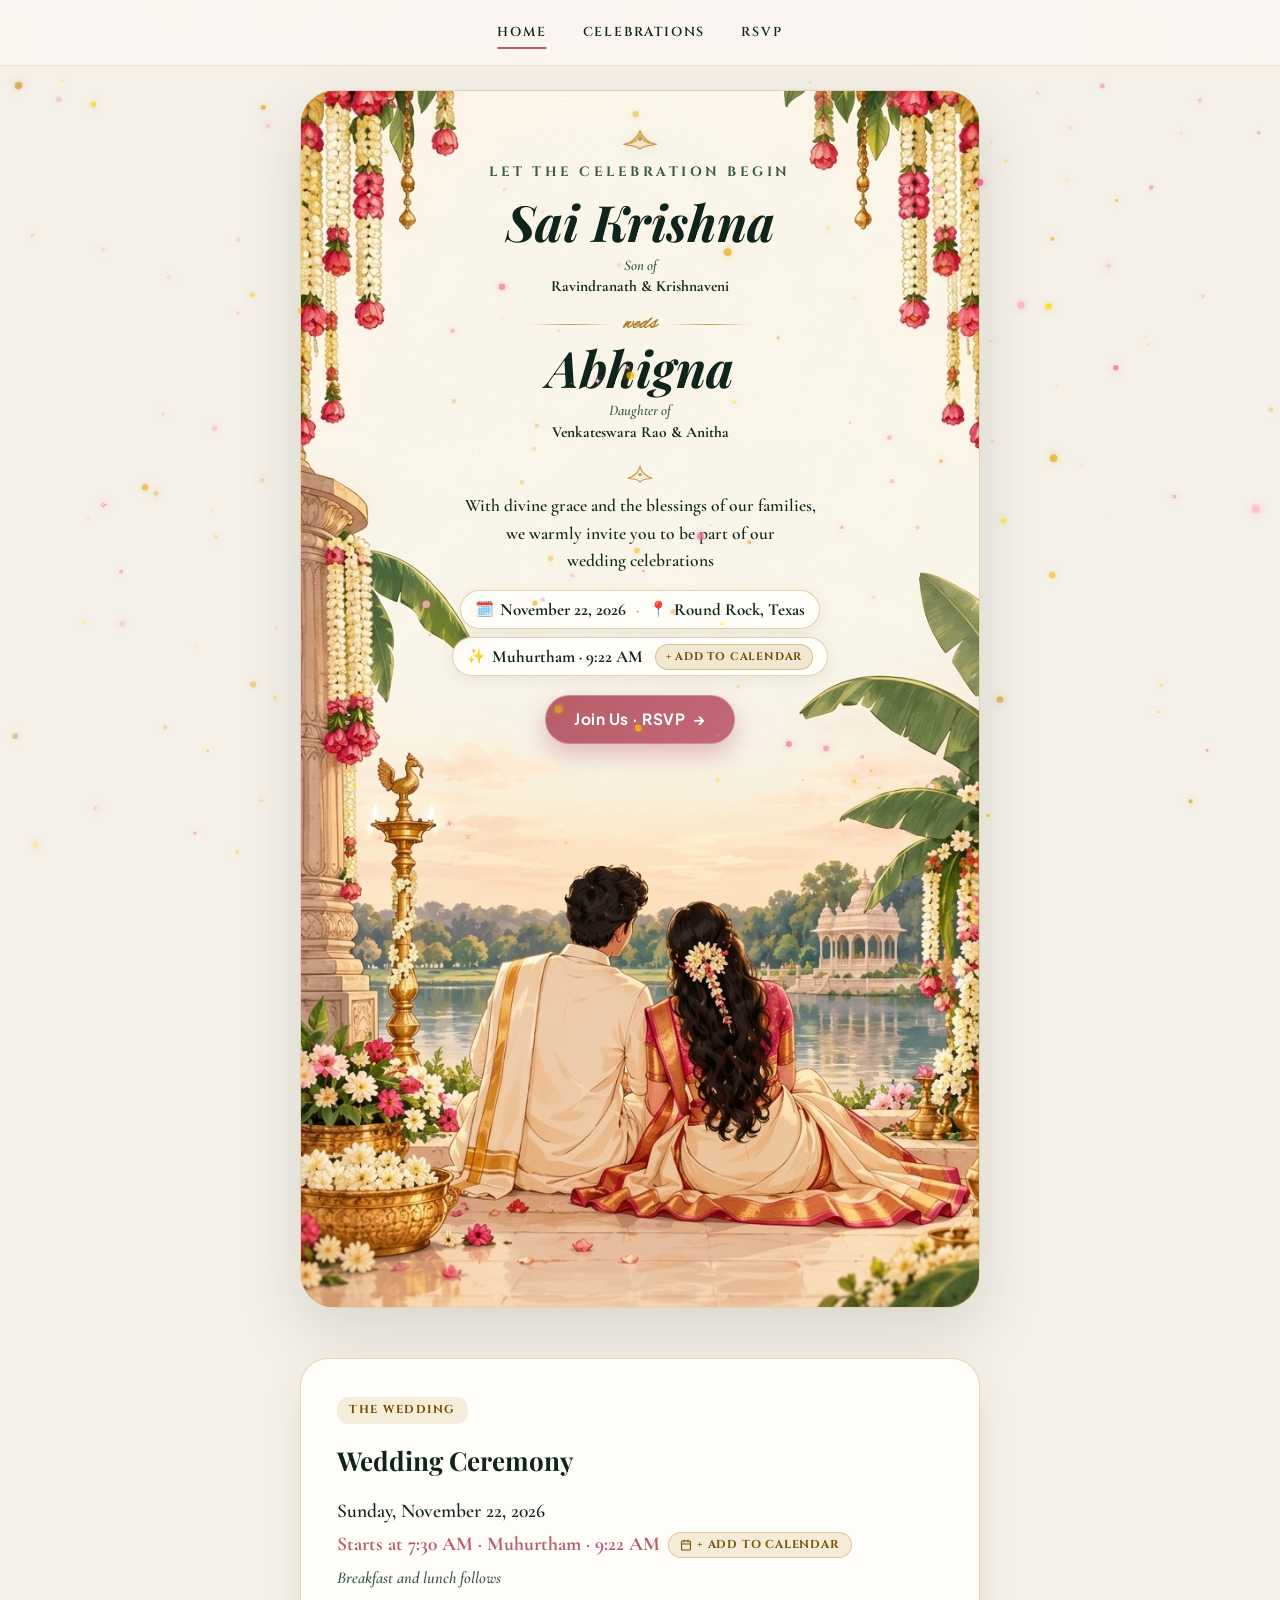
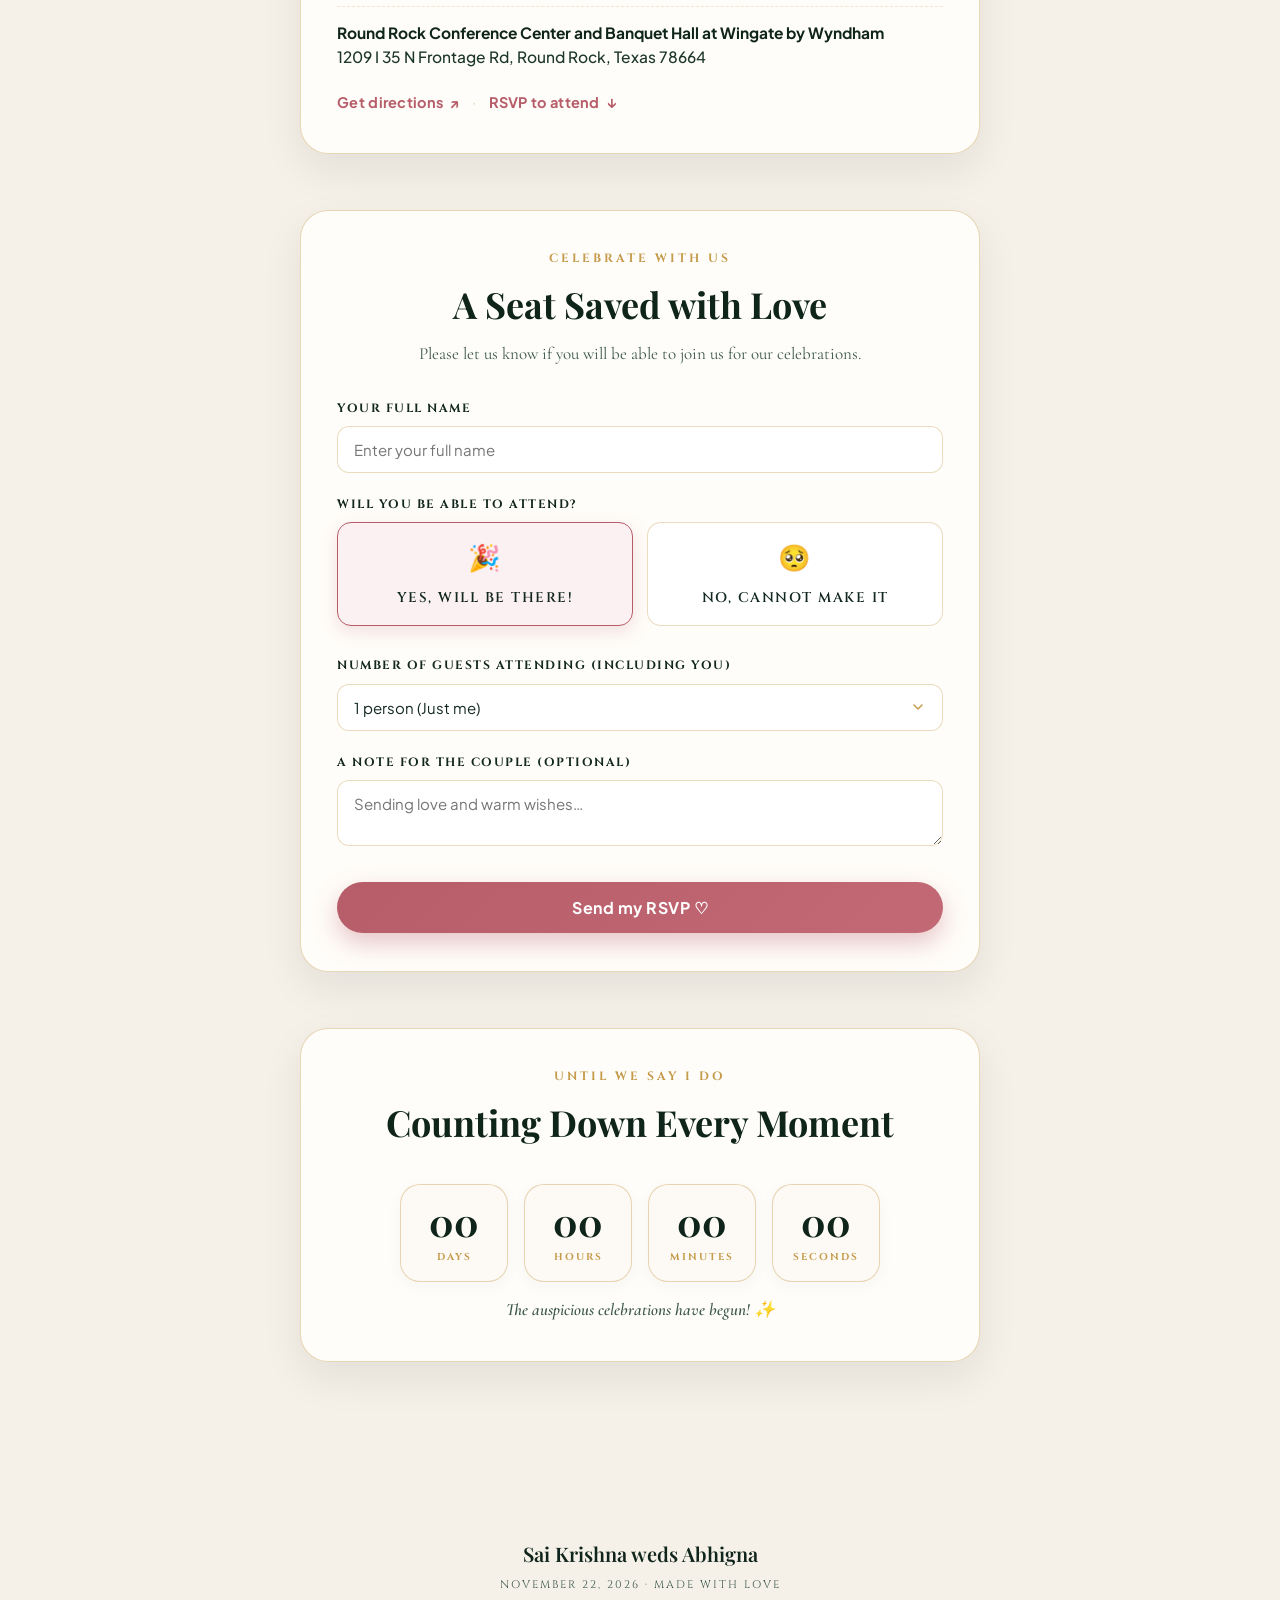
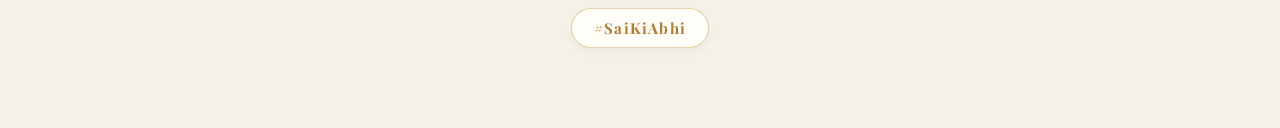
<file: index.html>
<!DOCTYPE html>
<html lang="en">
<head>
  <meta charset="UTF-8">
  <meta name="viewport" content="width=device-width, initial-scale=1.0">
  <meta http-equiv="Cache-Control" content="no-cache, no-store, must-revalidate">
  <meta http-equiv="Pragma" content="no-cache">
  <meta http-equiv="Expires" content="0">
  <title>Abhigna weds Sai Krishna · November 22, 2026</title>
  <meta name="description" content="Wedding celebration of Abhigna weds Sai Krishna on Sunday, November 22, 2026 at Round Rock, Texas.">
  <meta name="theme-color" content="#F5F0E8">

  <!-- Open Graph / Social Sharing Meta Tags -->
  <meta property="og:title" content="Abhigna weds Sai Krishna · November 22, 2026">
  <meta property="og:description" content="Together with their families, Sai Krishna weds Abhigna. We warmly invite you to celebrate our wedding on Sunday, November 22, 2026 at Round Rock, Texas.">
  <meta property="og:image" content="assets/hero-bg.jpg">
  <meta property="og:type" content="website">

  <!-- Google Fonts for Romantic Editorial Luxury Typography -->
  <link rel="preconnect" href="https://fonts.googleapis.com">
  <link rel="preconnect" href="https://fonts.gstatic.com" crossorigin>
  <link href="https://fonts.googleapis.com/css2?family=Alex+Brush&family=Cinzel:wght@500;600;700&family=Cormorant+Garamond:ital,wght@0,400;0,500;0,600;0,700;1,400;1,600&family=Playfair+Display:ital,wght@0,500;0,600;0,700;1,500;1,600&family=Plus+Jakarta+Sans:wght@400;500;600;700&display=swap" rel="stylesheet">

  <link rel="stylesheet" href="style.css?v=20261026-1">
</head>
<body>

  <!-- INTERACTIVE SUNLIT GOLD STARDUST (Touch & Cursor Repulsion) -->
  <canvas id="v2SparklesCanvas" class="v2-sparkles-canvas" aria-hidden="true"></canvas>

  <!-- STICKY TOP NAVIGATION -->
  <header class="v2-header">
    <nav class="v2-nav-container" aria-label="Wedding sections">
      <a href="#home" class="v2-nav-link active">Home</a>
      <a href="#celebrations" class="v2-nav-link">Celebrations</a>
      <a href="#rsvp" class="v2-nav-link">RSVP</a>
    </nav>
  </header>

  <main class="v2-main-wrapper">

    <!-- HERO SECTION (Scenic Floral Lakeside Card) -->
    <section id="home" class="v2-hero-card">
      <div class="v2-hero-content">

        <!-- Gold Lotus Top Motif -->
        <div class="v2-gold-crest" aria-hidden="true">
          <svg viewBox="0 0 40 24" width="38" height="23" fill="none" stroke="#C59B4B" stroke-width="1.4">
            <path d="M20 3 C17 10 12 15 4 17 C10 19 16 18 20 22 C24 18 30 19 36 17 C28 15 23 10 20 3 Z" fill="rgba(197, 155, 75, 0.12)"/>
            <path d="M20 7 C18 12 14 15 9 16 M20 7 C22 12 26 15 31 16"/>
            <circle cx="20" cy="11.5" r="1.5" fill="#C59B4B"/>
          </svg>
        </div>

        <!-- Eyebrow -->
        <p class="v2-eyebrow">LET THE CELEBRATION BEGIN</p>

        <!-- Groom Name -->
        <h1 class="v2-groom-name">Sai Krishna</h1>
        <p class="v2-parentage">
          <span class="label">Son of</span><br>
          <span class="names">Ravindranath &amp; Krishnaveni</span>
        </p>

        <!-- Elegant Weds Divider -->
        <div class="v2-amp-divider" aria-hidden="true">
          <span class="line"></span>
          <span class="amp" style="font-size: 20px; font-style: italic; letter-spacing: 0.05em; text-transform: lowercase;">weds</span>
          <span class="line"></span>
        </div>

        <!-- Bride Name -->
        <h2 class="v2-bride-name">Abhigna</h2>
        <p class="v2-parentage">
          <span class="label">Daughter of</span><br>
          <span class="names">Venkateswara Rao &amp; Anitha</span>
        </p>

        <!-- Auspicious Lotus Sub-Crest -->
        <div class="v2-sub-crest" aria-hidden="true">
          <svg viewBox="0 0 32 20" width="30" height="19" fill="none" stroke="#C59B4B" stroke-width="1.3">
            <path d="M16 2 C14 8 10 12 3 14 C8 15 13 14 16 18 C19 14 24 15 29 14 C22 12 18 8 16 2 Z" fill="rgba(197, 155, 75, 0.08)"/>
            <circle cx="16" cy="10" r="1.2" fill="#C59B4B"/>
          </svg>
        </div>

        <!-- Warm Invitation Message -->
        <p class="v2-invitation-text">
          With divine grace and the blessings of our families,<br class="v2-br-desktop">
          we warmly invite you to be part of our<br class="v2-br-desktop">
          wedding celebrations
        </p>

        <!-- Date, Venue & Muhurtham Metadata Badges -->
        <div class="v2-meta-row">
          <div class="v2-meta-badge">
            <span class="icon" aria-hidden="true">🗓️</span>
            <span><span class="v2-desktop-only">November</span><span class="v2-mobile-only">Nov</span> 22, 2026</span>
            <span class="v2-meta-sep" aria-hidden="true">·</span>
            <span class="icon" aria-hidden="true">📍</span>
            <span>Round Rock, <span class="v2-desktop-only">Texas</span><span class="v2-mobile-only">TX</span></span>
          </div>
          <div class="v2-meta-badge v2-meta-badge-muhurtham">
            <span class="icon" aria-hidden="true">✨</span>
            <span>Muhurtham · 9:22 AM</span>
            <a href="https://calendar.google.com/calendar/render?action=TEMPLATE&amp;text=Sai+Krishna+weds+Abhigna+Wedding&amp;dates=20261122T133000Z/20261122T200000Z&amp;ctz=America/Chicago&amp;details=Join+us+to+celebrate+the+wedding+of+Sai+Krishna+and+Abhigna+(7:30+AM+-+2:00+PM,+Muhurtham+at+9:22+AM).+Breakfast+and+lunch+follows.&amp;location=Round+Rock+Conference+Center+and+Banquet+Hall+at+Wingate+by+Wyndham,+1209+I+35+N+Frontage+Rd,+Round+Rock,+TX+78664" target="_blank" rel="noopener noreferrer" class="v2-cal-pill-hero" title="Add to Google Calendar">
              <span>+ Add to Calendar</span>
            </a>
          </div>
        </div>

        <!-- Primary Call to Action -->
        <div>
          <a href="#rsvp" class="v2-btn-rsvp">
            <span>Join Us · RSVP</span>
            <span class="arrow" aria-hidden="true">&rarr;</span>
          </a>
        </div>
      </div>
    </section>

    <!-- SECTION: CELEBRATIONS -->
    <section id="celebrations" class="v2-section">
      <div class="v2-section-card">


        <div class="v2-events-grid">

          <!-- EVENT 1: WEDDING -->
          <article class="v2-event-card">
            <span class="v2-event-badge">The Wedding</span>
            <h3 class="v2-event-title">Wedding Ceremony</h3>
            <div class="v2-event-time">
              Sunday, November 22, 2026<br>
              <div class="v2-muhurtham-line">
                <span class="time-hl">Starts at 7:30 AM · Muhurtham · 9:22 AM</span>
                <a href="https://calendar.google.com/calendar/render?action=TEMPLATE&amp;text=Sai+Krishna+weds+Abhigna+Wedding&amp;dates=20261122T133000Z/20261122T200000Z&amp;ctz=America/Chicago&amp;details=Join+us+to+celebrate+the+wedding+of+Sai+Krishna+and+Abhigna+(7:30+AM+-+2:00+PM,+Muhurtham+at+9:22+AM).+Breakfast+and+lunch+follows.&amp;location=Round+Rock+Conference+Center+and+Banquet+Hall+at+Wingate+by+Wyndham,+1209+I+35+N+Frontage+Rd,+Round+Rock,+TX+78664" target="_blank" rel="noopener noreferrer" class="v2-cal-pill" title="Add to Google Calendar">
                  <svg viewBox="0 0 24 24" width="12" height="12" fill="none" stroke="currentColor" stroke-width="2.2" stroke-linecap="round" stroke-linejoin="round" aria-hidden="true"><rect x="3" y="4" width="18" height="18" rx="2" ry="2"/><line x1="16" y1="2" x2="16" y2="6"/><line x1="8" y1="2" x2="8" y2="6"/><line x1="3" y1="10" x2="21" y2="10"/></svg>
                  <span>+ Add to Calendar</span>
                </a>
              </div>
              <span class="food-note">Breakfast and lunch follows</span>
            </div>
            <div class="v2-event-loc">
              <strong>Round Rock Conference Center and Banquet Hall at Wingate by Wyndham</strong><br>
              1209 I 35 N Frontage Rd, Round Rock, Texas 78664
            </div>
            <div class="v2-event-actions">
              <a href="https://maps.app.goo.gl/WfE8yPbkXVZMxpB6A" target="_blank" rel="noopener noreferrer" class="v2-btn-textlink">
                <span>Get directions</span> <span>↗</span>
              </a>
              <span style="color: var(--gold-border);">·</span>
              <a href="#rsvp" class="v2-btn-textlink">
                <span>RSVP to attend</span> <span>↓</span>
              </a>
            </div>
          </article>


        </div>
      </div>
    </section>



    <!-- SECTION: RSVP -->
    <section id="rsvp" class="v2-section">
      <div class="v2-section-card">
        <div class="v2-section-header">
          <p class="v2-section-eyebrow">Celebrate With Us</p>
          <h2 class="v2-section-title">A Seat Saved with Love</h2>
          <p style="font-family: 'Cormorant Garamond', Georgia, serif; font-size: 17px; color: var(--text-muted); margin-top: 6px;">
            Please let us know if you will be able to join us for our celebrations.
          </p>
        </div>

        <form id="v2-rsvp-form">

          <!-- Full Name -->
          <div class="v2-form-group">
            <label for="name">Your Full Name</label>
            <input type="text" id="name" name="Name" class="v2-input" placeholder="Enter your full name" required>
          </div>

          <!-- Attendance Option -->
          <div class="v2-form-group">
            <label>Will you be able to attend?</label>
            <div class="v2-attendance-grid">
              <label class="v2-radio-card">
                <input type="radio" name="Attending" value="Yes" checked>
                <div class="v2-radio-content">
                  <span class="emoji" aria-hidden="true">🎉</span>
                  <span class="text">Yes, will be there!</span>
                </div>
              </label>

              <label class="v2-radio-card">
                <input type="radio" name="Attending" value="No">
                <div class="v2-radio-content">
                  <span class="emoji" aria-hidden="true">🥺</span>
                  <span class="text">No, cannot make it</span>
                </div>
              </label>
            </div>
          </div>

          <!-- Guests Count -->
          <div class="v2-form-group" id="guests-group">
            <label for="guests">Number of guests attending (including you)</label>
            <select id="guests" name="Guests" class="v2-input">
              <option value="1">1 person (Just me)</option>
              <option value="2">2 people</option>
              <option value="3">3 people</option>
              <option value="4">4 people</option>
              <option value="5">5 people</option>
              <option value="6">6 people</option>
              <option value="7">7 people</option>
              <option value="8">8 people</option>
              <option value="9">9 people</option>
              <option value="10">10+ people</option>
            </select>
          </div>

          <!-- Message -->
          <div class="v2-form-group">
            <label for="message">A note for the couple (optional)</label>
            <textarea id="message" name="Message" rows="2" class="v2-textarea" placeholder="Sending love and warm wishes…"></textarea>
          </div>

          <!-- Submit -->
          <button type="submit" id="v2-submit-btn" class="v2-btn-submit">Send my RSVP ♡</button>
          <div id="v2-status" class="v2-status-msg" role="status"></div>
        </form>

      </div>
    </section>


    <!-- SECTION: COUNTDOWN TIMER -->
    <section id="countdown" class="v2-section">
      <div class="v2-section-card v2-countdown-card">
        <div class="v2-section-header">
          <p class="v2-section-eyebrow">Until We Say I Do</p>
          <h2 class="v2-section-title">Counting Down Every Moment</h2>
        </div>
        <div class="v2-countdown-grid" id="v2CountdownGrid">
          <div class="v2-countdown-item">
            <span class="v2-countdown-val" id="timer-days">--</span>
            <span class="v2-countdown-lbl">Days</span>
          </div>
          <div class="v2-countdown-item">
            <span class="v2-countdown-val" id="timer-hours">--</span>
            <span class="v2-countdown-lbl">Hours</span>
          </div>
          <div class="v2-countdown-item">
            <span class="v2-countdown-val" id="timer-minutes">--</span>
            <span class="v2-countdown-lbl">Minutes</span>
          </div>
          <div class="v2-countdown-item">
            <span class="v2-countdown-val" id="timer-seconds">--</span>
            <span class="v2-countdown-lbl">Seconds</span>
          </div>
        </div>
        <p class="v2-countdown-note">Sunday, November 22, 2026 · Muhurtham at 9:22 AM</p>
      </div>
    </section>

  </main>

  <!-- FOOTER -->
  <footer class="v2-footer">
    <div class="names">Sai Krishna weds Abhigna</div>
    <div class="sub">November 22, 2026 · Made with Love</div>
    <div class="hashtag">#SaiKiAbhi</div>
  </footer>

  <script src="script.js?v=20261026-1"></script>
</body>
</html>
</file>
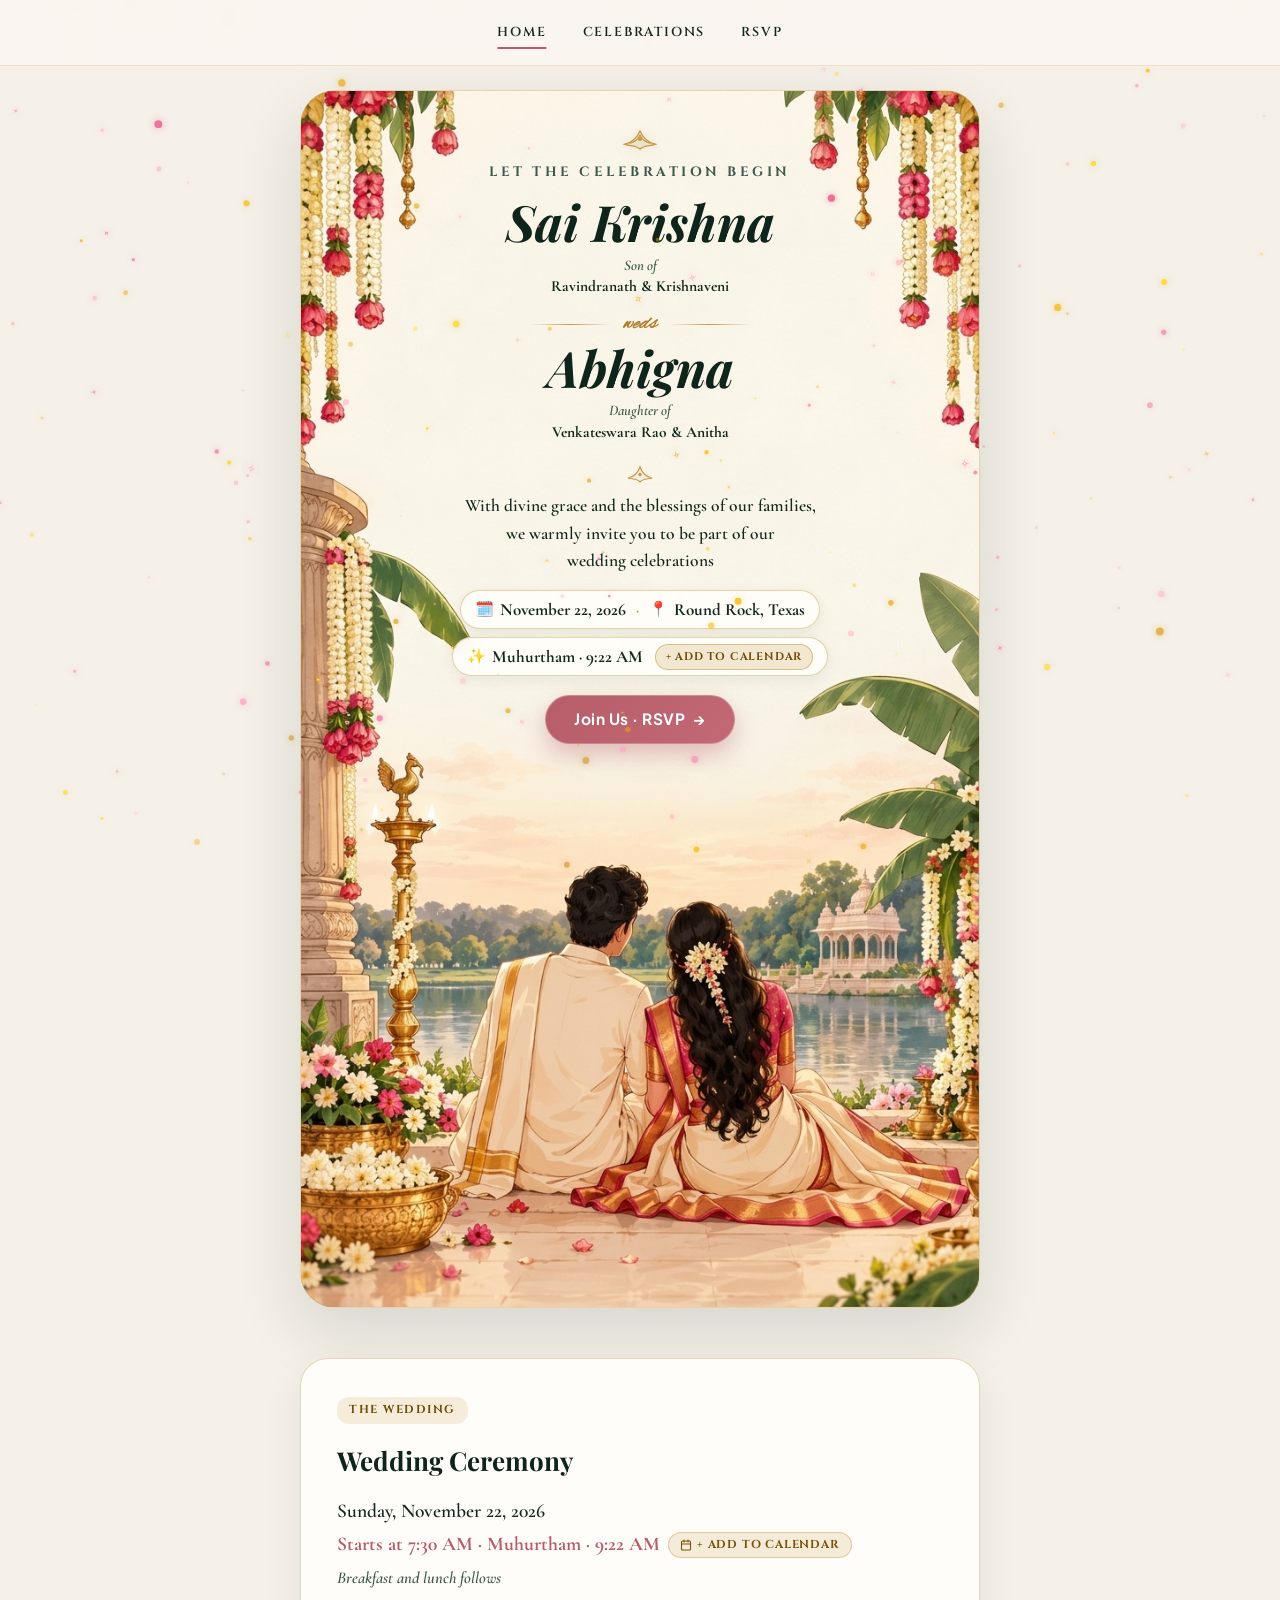
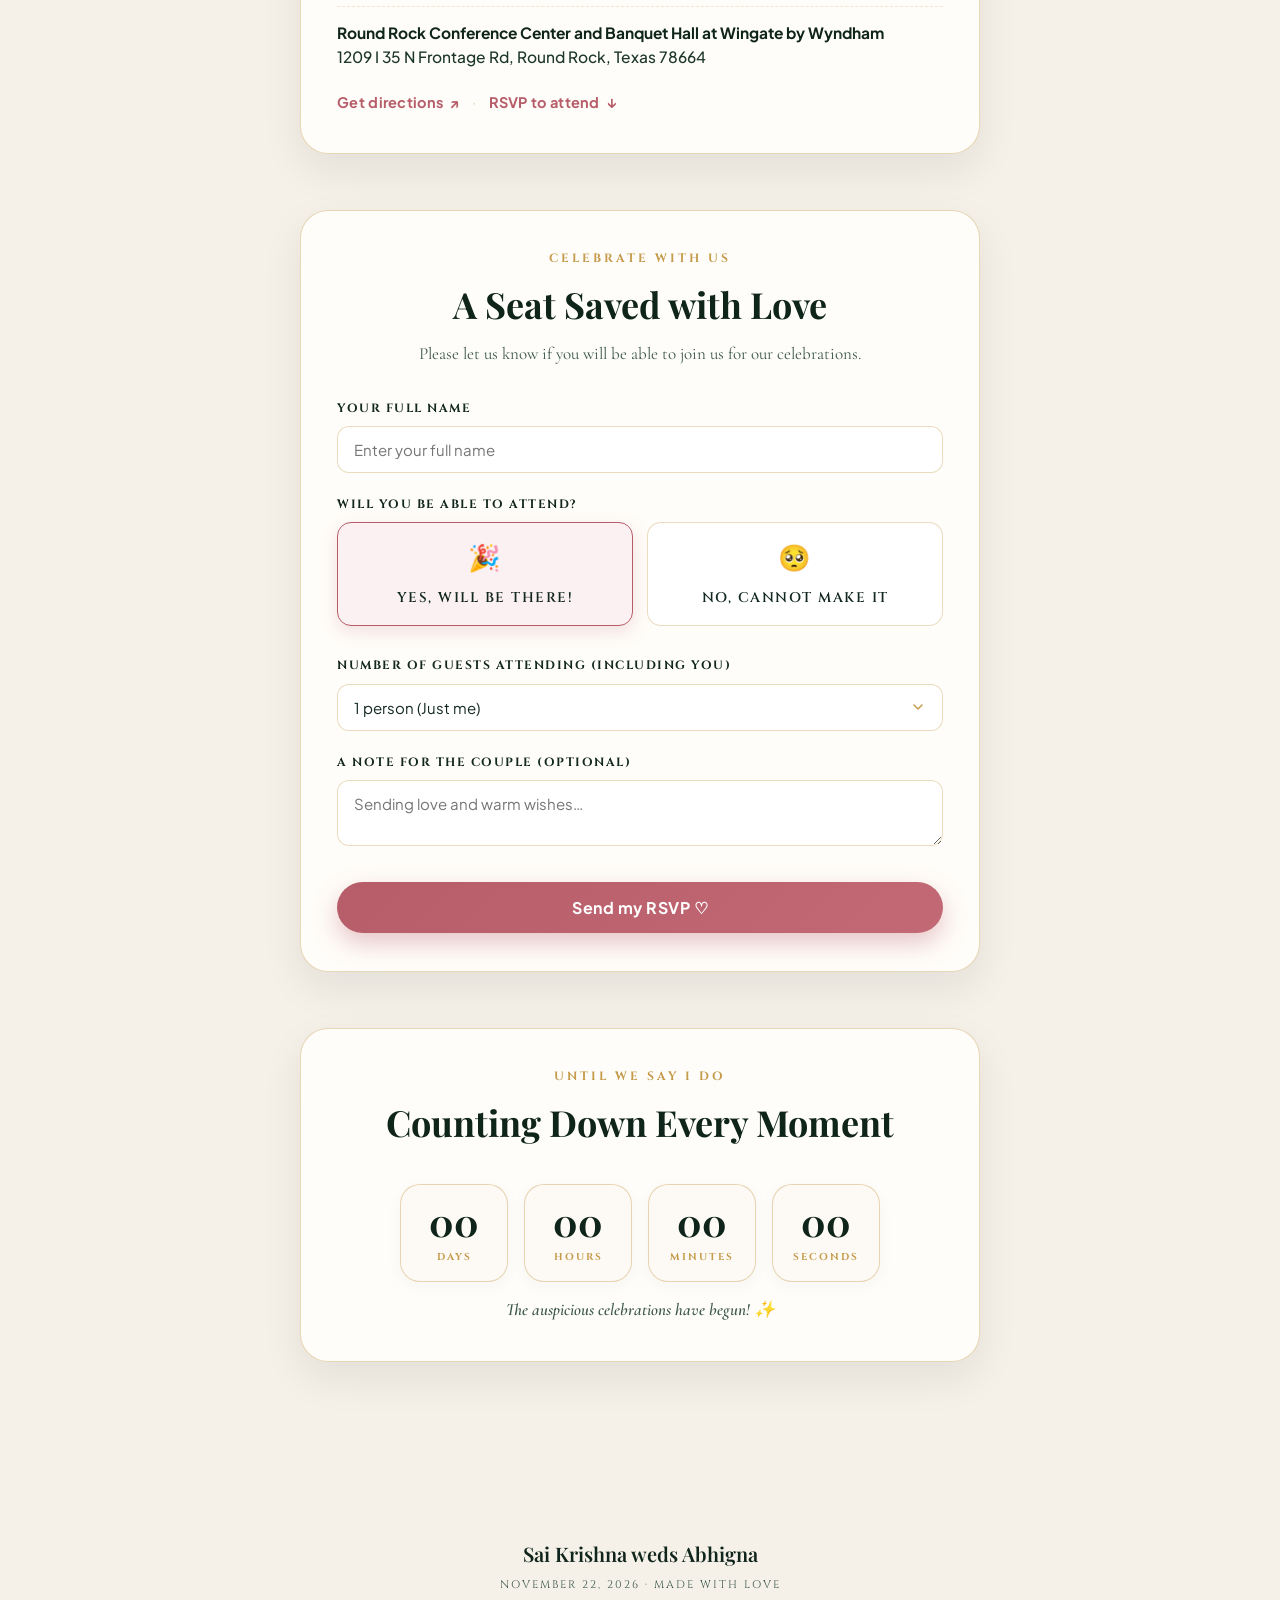
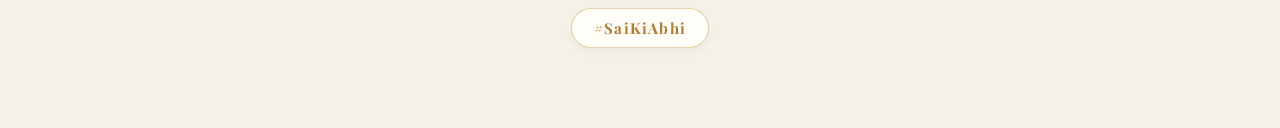
<file: v2/index.html>
<!DOCTYPE html>
<html lang="en">
<head>
  <meta charset="UTF-8">
  <meta http-equiv="refresh" content="0; url=../">
  <script>window.location.replace('../');</script>
  <title>Redirecting…</title>
</head>
<body>
  <p>Redirecting to <a href="../">Sai Krishna weds Abhigna</a>…</p>
</body>
</html>
</file>
<file: style.css>
/* ==========================================================================
   SAI KRISHNA & ABHIGNA WEDDING — VERSION 2 (SCENIC FLORAL & HERITAGE LAKESIDE)
   ========================================================================== */

:root {
  --bg-page: #f5f0e8;
  --bg-card: #fffdf9;
  --bg-cream: #faf6f0;
  --text-dark: #12281e;
  --text-body: #1c3629;
  --text-muted: #3d584c;
  --gold: #c59b4b;
  --gold-glow: #e5c378;
  --gold-border: rgba(197, 155, 75, 0.4);
  --gold-tint: rgba(197, 155, 75, 0.08);
  --rose: #b75d69;
  --rose-hover: #9e4652;
  --rose-light: #fbf0f2;
  --emerald: #1e3f33;
  --emerald-dark: #0f241a;
  --card-shadow: 0 24px 64px rgba(27, 56, 43, 0.14);
}

*, *::before, *::after {
  box-sizing: border-box;
  margin: 0;
  padding: 0;
}

html {
  scroll-behavior: smooth;
  scroll-padding-top: 80px;
}

body {
  background-color: var(--bg-page);
  color: var(--text-body);
  font-family: 'Plus Jakarta Sans', system-ui, -apple-system, sans-serif;
  line-height: 1.6;
  -webkit-font-smoothing: antialiased;
  -moz-osx-font-smoothing: grayscale;
  text-rendering: optimizeLegibility;
  overflow-x: hidden;
}

/* Interactive Sunlit Gold Stardust Canvas */
.v2-sparkles-canvas {
  position: fixed;
  inset: 0;
  width: 100%;
  height: 100%;
  pointer-events: none;
  z-index: 50;
}

/* ==========================================================================
   NAVIGATION HEADER
   ========================================================================== */
.v2-header {
  position: sticky;
  top: 0;
  z-index: 100;
  background: rgba(250, 246, 240, 0.92);
  backdrop-filter: blur(10px);
  -webkit-backdrop-filter: blur(10px);
  border-bottom: 1px solid rgba(197, 155, 75, 0.25);
  transition: all 0.3s ease;
}

.v2-header.scrolled {
  background: rgba(255, 253, 249, 0.98);
  box-shadow: 0 6px 20px rgba(27, 56, 43, 0.08);
}

.v2-nav-container {
  max-width: 712px;
  margin: 0 auto;
  padding: 16px 24px;
  display: flex;
  justify-content: center;
  align-items: center;
  gap: 36px;
}

.v2-nav-link {
  text-decoration: none;
  font-family: 'Cinzel', Georgia, serif;
  font-size: 13px;
  font-weight: 600;
  letter-spacing: 1.8px;
  text-transform: uppercase;
  color: var(--text-dark);
  position: relative;
  padding: 6px 0;
  transition: color 0.25s ease;
}

.v2-nav-link::after {
  content: '';
  position: absolute;
  bottom: 0;
  left: 50%;
  width: 0;
  height: 2px;
  background: var(--rose);
  transition: all 0.25s ease;
  transform: translateX(-50%);
}

.v2-nav-link:hover {
  color: var(--rose);
}

.v2-nav-link:hover::after,
.v2-nav-link.active::after {
  width: 100%;
}

/* ==========================================================================
   PAGE CONTAINER & SECTIONS
   ========================================================================== */
.v2-main-wrapper {
  width: 100%;
  max-width: 712px;
  margin: 0 auto;
  padding: 24px 16px 80px 16px;
}

/* ==========================================================================
   HERO CARD (Exact match to reference art)
   ========================================================================== */
.v2-hero-card {
  position: relative;
  width: 100%;
  max-width: 680px;
  margin: 0 auto 50px auto;
  background: #faf6f0 url('assets/hero-bg.jpg') top center / 100% 100% no-repeat;
  aspect-ratio: 768 / 1376;
  border-radius: 36px;
  border: 1.5px solid var(--gold-border);
  box-shadow: var(--card-shadow);
  overflow: hidden;
  text-align: center;
  display: flex;
  flex-direction: column;
}

/* Top content area with live typography */
.v2-hero-content {
  position: relative;
  z-index: 2;
  padding: 5.5% 10% 0 10%;
  display: flex;
  flex-direction: column;
  align-items: center;
}

/* Gold Lotus Top Crest */
.v2-gold-crest {
  display: flex;
  justify-content: center;
  margin-bottom: 2%;
}

.v2-gold-crest svg {
  filter: drop-shadow(0 2px 4px rgba(197, 155, 75, 0.25));
}

/* Eyebrow: LET THE CELEBRATION BEGIN */
.v2-eyebrow {
  font-family: 'Cinzel', Georgia, serif;
  font-size: clamp(11.5px, 1.8vw, 13.5px);
  font-weight: 700;
  letter-spacing: 3.5px;
  text-transform: uppercase;
  color: var(--text-muted);
  margin-bottom: 2%;
}

/* Groom Name: Sai Krishna */
.v2-groom-name {
  font-family: 'Playfair Display', Georgia, serif;
  font-style: italic;
  font-weight: 700;
  font-size: clamp(36px, 5.8vw, 50px);
  color: var(--emerald-dark);
  line-height: 1.1;
  margin-bottom: 1%;
}

/* Parentage */
.v2-parentage {
  font-family: 'Cormorant Garamond', Georgia, serif;
  font-size: clamp(14px, 1.8vw, 15.5px);
  color: var(--text-muted);
  line-height: 1.4;
  margin-bottom: 2%;
  font-weight: 500;
}

.v2-parentage .label {
  font-style: italic;
  font-size: 0.95em;
  color: #3d584c;
  font-weight: 600;
}

.v2-parentage .names {
  font-weight: 700;
  color: var(--text-dark);
}

/* Ampersand Divider */
.v2-amp-divider {
  display: flex;
  align-items: center;
  justify-content: center;
  gap: 12px;
  width: min(220px, 45%);
  margin: 1% auto;
}

.v2-amp-divider .line {
  flex: 1;
  height: 1px;
  background: linear-gradient(90deg, transparent, var(--gold), transparent);
}

.v2-amp-divider .amp {
  font-family: 'Alex Brush', cursive;
  font-size: clamp(26px, 4vw, 32px);
  color: #b07e2c;
  font-weight: 600;
  line-height: 1;
}

/* Bride Name: Abhigna (Same font family, weight, and style as Groom) */
.v2-bride-name {
  font-family: 'Playfair Display', Georgia, serif;
  font-style: italic;
  font-weight: 700;
  font-size: clamp(36px, 5.8vw, 50px);
  color: var(--emerald-dark);
  line-height: 1.1;
  margin-bottom: 1%;
}

/* Second Lotus Motif */
.v2-sub-crest {
  display: flex;
  justify-content: center;
  margin: 2% 0 1.5% 0;
}

/* Warm Invitation Paragraph */
.v2-invitation-text {
  font-family: 'Cormorant Garamond', Georgia, serif;
  font-size: clamp(15px, 2.2vw, 17.5px);
  font-weight: 600;
  color: var(--text-dark);
  line-height: 1.55;
  max-width: 440px;
  margin: 0 auto 3% auto;
}

/* Date & Location Badges */
.v2-meta-row {
  display: flex;
  flex-wrap: wrap;
  align-items: center;
  justify-content: center;
  gap: 8px 12px;
  margin-bottom: 3.5%;
  max-width: 580px;
}

.v2-meta-badge {
  display: inline-flex;
  align-items: center;
  gap: 6px;
  background: rgba(255, 253, 249, 0.94);
  backdrop-filter: blur(8px);
  -webkit-backdrop-filter: blur(8px);
  border: 1px solid rgba(197, 155, 75, 0.45);
  border-radius: 24px;
  padding: 5px 14px;
  box-shadow: 0 4px 14px rgba(27, 56, 43, 0.08);
  font-family: 'Cormorant Garamond', Georgia, serif;
  font-size: clamp(14px, 2vw, 17px);
  font-weight: 700;
  color: var(--text-dark);
  white-space: nowrap;
}

.v2-meta-badge .icon {
  font-size: 15px;
  line-height: 1;
}

.v2-meta-sep {
  color: var(--gold);
  font-weight: 700;
  margin: 0 4px;
}

.v2-desktop-only {
  display: inline;
}

.v2-mobile-only {
  display: none;
}

.v2-cal-pill-hero {
  display: inline-flex;
  align-items: center;
  background: rgba(197, 155, 75, 0.22);
  color: #724c08;
  border: 1px solid rgba(197, 155, 75, 0.55);
  font-family: 'Cinzel', serif;
  font-size: 11px;
  font-weight: 700;
  letter-spacing: 0.8px;
  text-transform: uppercase;
  text-decoration: none;
  padding: 3px 10px;
  border-radius: 14px;
  margin-left: 6px;
  transition: all 0.22s ease;
  white-space: nowrap;
}

.v2-cal-pill-hero:hover {
  background: var(--rose);
  color: #ffffff;
  border-color: var(--rose);
  transform: translateY(-1px);
  box-shadow: 0 4px 12px rgba(183, 93, 105, 0.25);
}

.v2-muhurtham-line {
  display: inline-flex;
  flex-wrap: wrap;
  align-items: center;
  gap: 8px;
  margin: 4px 0 2px 0;
}

.v2-cal-pill {
  display: inline-flex;
  align-items: center;
  gap: 5px;
  background: rgba(197, 155, 75, 0.18);
  color: #7a5209;
  border: 1px solid rgba(197, 155, 75, 0.45);
  font-family: 'Cinzel', serif;
  font-size: 11.5px;
  font-weight: 700;
  letter-spacing: 0.8px;
  text-transform: uppercase;
  text-decoration: none;
  padding: 3px 11px;
  border-radius: 20px;
  transition: all 0.22s ease;
  white-space: nowrap;
}

.v2-cal-pill:hover {
  background: var(--rose);
  color: #ffffff;
  border-color: var(--rose);
  transform: translateY(-1px);
  box-shadow: 0 4px 12px rgba(183, 93, 105, 0.25);
}

/* Primary RSVP Pill Button */
.v2-btn-rsvp {
  display: inline-flex;
  align-items: center;
  justify-content: center;
  gap: 8px;
  background: linear-gradient(135deg, var(--rose) 0%, #c26975 100%);
  color: #ffffff;
  text-decoration: none;
  font-family: 'Plus Jakarta Sans', sans-serif;
  font-size: clamp(14px, 1.8vw, 15.5px);
  font-weight: 700;
  letter-spacing: 0.5px;
  padding: 11px 28px;
  border-radius: 50px;
  box-shadow: 0 10px 24px rgba(183, 93, 105, 0.38);
  transition: all 0.28s ease;
  border: 1px solid rgba(255, 255, 255, 0.25);
}

.v2-btn-rsvp:hover {
  background: linear-gradient(135deg, var(--rose-hover) 0%, #ab525f 100%);
  transform: translateY(-2px);
  box-shadow: 0 14px 30px rgba(183, 93, 105, 0.48);
}

.v2-btn-rsvp .arrow {
  transition: transform 0.2s ease;
}

.v2-btn-rsvp:hover .arrow {
  transform: translateX(4px);
}

/* ==========================================================================
   CARDS & SECTIONS (Our Story, Celebrations, Venue, RSVP)
   ========================================================================== */
.v2-section {
  width: 100%;
  max-width: 680px;
  margin: 0 auto 56px auto;
}

.v2-section-card {
  width: 100%;
  max-width: 680px;
  margin: 0 auto;
  background: var(--bg-card);
  border-radius: 28px;
  border: 1.5px solid var(--gold-border);
  box-shadow: 0 16px 40px rgba(27, 56, 43, 0.08);
  padding: 38px 36px;
  position: relative;
}

.v2-section-header {
  text-align: center;
  margin-bottom: 32px;
}

.v2-section-eyebrow {
  font-family: 'Cinzel', serif;
  font-size: 12px;
  font-weight: 700;
  letter-spacing: 3px;
  text-transform: uppercase;
  color: var(--gold);
  margin-bottom: 8px;
}

.v2-section-title {
  font-family: 'Playfair Display', Georgia, serif;
  font-size: clamp(28px, 4vw, 36px);
  color: var(--emerald-dark);
  font-weight: 700;
}

/* Ceremony Cards Grid */
.v2-events-grid {
  display: grid;
  grid-template-columns: 1fr;
  gap: 28px;
}

.v2-event-card {
  background: transparent;
  border-radius: 0;
  border: none;
  padding: 0;
  display: flex;
  flex-direction: column;
  gap: 16px;
  position: relative;
}

.v2-event-badge {
  display: inline-block;
  align-self: flex-start;
  background: rgba(197, 155, 75, 0.18);
  color: #724c08;
  font-family: 'Cinzel', serif;
  font-size: 11.5px;
  font-weight: 700;
  letter-spacing: 1.5px;
  text-transform: uppercase;
  padding: 4px 12px;
  border-radius: 12px;
}

.v2-event-title {
  font-family: 'Playfair Display', Georgia, serif;
  font-size: 26px;
  color: var(--emerald-dark);
  font-weight: 700;
}

.v2-event-time {
  font-family: 'Cormorant Garamond', Georgia, serif;
  font-size: 19.5px;
  font-weight: 600;
  color: var(--text-dark);
  line-height: 1.5;
}

.v2-event-time .time-hl {
  font-weight: 700;
  color: var(--rose);
}

.v2-event-time .food-note {
  display: block;
  font-style: italic;
  font-size: 16.5px;
  color: #3d584c;
  font-weight: 600;
  margin-top: 4px;
}

.v2-event-loc {
  font-size: 15.5px;
  color: var(--text-body);
  font-weight: 500;
  line-height: 1.55;
  border-top: 1px dashed rgba(197, 155, 75, 0.25);
  padding-top: 14px;
}

.v2-event-loc strong {
  color: var(--emerald-dark);
  font-weight: 700;
}

.v2-event-actions {
  display: flex;
  flex-wrap: wrap;
  gap: 12px;
  margin-top: 4px;
}

.v2-btn-textlink {
  display: inline-flex;
  align-items: center;
  gap: 6px;
  color: var(--rose);
  text-decoration: none;
  font-size: 14.5px;
  font-weight: 700;
  letter-spacing: 0.3px;
  transition: color 0.2s ease;
}

.v2-btn-textlink:hover {
  color: var(--rose-hover);
  text-decoration: underline;
}


/* ==========================================================================
   RSVP FORM (V2 Styling)
   ========================================================================== */
.v2-form-group {
  margin-bottom: 22px;
  text-align: left;
}

.v2-form-group label {
  display: block;
  font-family: 'Cinzel', serif;
  font-size: 12px;
  font-weight: 700;
  letter-spacing: 1.5px;
  text-transform: uppercase;
  color: var(--text-dark);
  margin-bottom: 8px;
}

.v2-input,
.v2-textarea {
  width: 100%;
  padding: 13px 16px;
  border-radius: 12px;
  border: 1.5px solid rgba(197, 155, 75, 0.35);
  background: #fff;
  font-family: inherit;
  font-size: 15px;
  color: var(--text-dark);
  outline: none;
  transition: all 0.2s ease;
}

.v2-input:focus,
.v2-textarea:focus {
  border-color: var(--rose);
  box-shadow: 0 0 0 3px rgba(183, 93, 105, 0.15);
}

select.v2-input {
  cursor: pointer;
  appearance: none;
  -webkit-appearance: none;
  background: #fff url("data:image/svg+xml,%3Csvg xmlns='http://www.w3.org/2000/svg' width='16' height='16' viewBox='0 0 24 24' fill='none' stroke='%23C59B4B' stroke-width='2.2' stroke-linecap='round' stroke-linejoin='round'%3E%3Cpath d='M6 9l6 6 6-6'/%3E%3C/svg%3E") no-repeat right 16px center;
  padding-right: 42px;
}

/* Radio attendance cards */
.v2-attendance-grid {
  display: grid;
  grid-template-columns: 1fr 1fr;
  gap: 14px;
  margin-bottom: 22px;
}

.v2-radio-card {
  position: relative;
  cursor: pointer;
}

.v2-radio-card input {
  position: absolute;
  opacity: 0;
}

.v2-radio-content {
  border: 1.5px solid rgba(197, 155, 75, 0.35);
  border-radius: 14px;
  background: #fff;
  padding: 16px 12px;
  text-align: center;
  transition: all 0.22s ease;
  display: flex;
  flex-direction: column;
  align-items: center;
  gap: 6px;
}

.v2-radio-content .emoji {
  font-size: 26px;
}

.v2-radio-content .text {
  font-size: 14px;
  font-weight: 600;
  color: var(--text-dark);
}

.v2-radio-card:hover .v2-radio-content {
  border-color: var(--rose);
  background: #fffafa;
}

.v2-radio-card input:checked + .v2-radio-content {
  border-color: var(--rose);
  background: var(--rose-light);
  box-shadow: 0 6px 18px rgba(183, 93, 105, 0.18);
}

.v2-btn-submit {
  width: 100%;
  padding: 15px;
  background: linear-gradient(135deg, var(--rose) 0%, #c26975 100%);
  color: #fff;
  border: none;
  border-radius: 50px;
  font-family: 'Plus Jakarta Sans', sans-serif;
  font-size: 16px;
  font-weight: 700;
  letter-spacing: 0.5px;
  cursor: pointer;
  transition: all 0.25s ease;
  box-shadow: 0 10px 24px rgba(183, 93, 105, 0.35);
  margin-top: 8px;
}

.v2-btn-submit:hover {
  background: linear-gradient(135deg, var(--rose-hover) 0%, #ab525f 100%);
  transform: translateY(-2px);
  box-shadow: 0 14px 30px rgba(183, 93, 105, 0.45);
}

.v2-btn-submit:disabled {
  opacity: 0.6;
  cursor: not-allowed;
  transform: none;
}

.v2-status-msg {
  text-align: center;
  margin-top: 16px;
  font-size: 14.5px;
  font-weight: 600;
  padding: 10px 14px;
  border-radius: 10px;
  display: none;
}

.v2-status-msg.ok {
  display: block;
  background: #eaf6ef;
  color: #1e5c38;
  border: 1px solid #bce4cd;
}

.v2-status-msg.warn {
  display: block;
  background: #fff5e6;
  color: #945405;
  border: 1px solid #f6d29b;
}

.v2-status-msg.error {
  display: block;
  background: #fef2f2;
  color: #991b1b;
  border: 1px solid #fecaca;
  line-height: 1.5;
}

/* ==========================================================================
   FOOTER
   ========================================================================== */
.v2-footer {
  text-align: center;
  max-width: 680px;
  margin: 0 auto;
  padding: 40px 20px 80px 20px;
  color: var(--text-muted);
}

.v2-footer .names {
  font-family: 'Playfair Display', Georgia, serif;
  font-size: 20px;
  color: var(--emerald-dark);
  font-weight: 600;
  margin-bottom: 6px;
}

.v2-footer .sub {
  font-family: 'Cinzel', serif;
  font-size: 11px;
  letter-spacing: 2px;
  text-transform: uppercase;
}

.v2-footer .hashtag {
  display: inline-block;
  margin-top: 14px;
  font-family: 'Playfair Display', Georgia, serif;
  font-size: 15px;
  font-weight: 700;
  letter-spacing: 1.2px;
  color: #b07e2c;
  background: rgba(255, 253, 249, 0.95);
  border: 1px solid rgba(197, 155, 75, 0.45);
  padding: 7px 22px;
  border-radius: 999px;
  box-shadow: 0 4px 14px rgba(27, 56, 43, 0.04);
}

/* Emoji Burst Animation */
.emoji-burst {
  position: fixed;
  top: 100vh;
  z-index: 9999;
  pointer-events: none;
  animation: floatUpBurst linear forwards;
}

@keyframes floatUpBurst {
  0% {
    transform: translateY(0) translateX(0) rotate(0deg);
    opacity: 1;
  }
  80% {
    opacity: 1;
  }
  100% {
    transform: translateY(-110vh) translateX(var(--drift, 0px)) rotate(var(--rot, 0deg));
    opacity: 0;
  }
}

/* ==========================================================================
   COUNTDOWN TIMER SECTION
   ========================================================================== */
.v2-countdown-card {
  text-align: center;
}

.v2-countdown-grid {
  display: flex;
  justify-content: center;
  align-items: center;
  gap: 16px;
  margin: 28px auto 14px auto;
  max-width: 480px;
}

.v2-countdown-item {
  flex: 1;
  min-width: 72px;
  padding: 16px 8px;
  background: #fdfaf5;
  border: 1px solid var(--gold-border);
  border-radius: 20px;
  box-shadow: 0 4px 16px rgba(27, 56, 43, 0.04);
  display: flex;
  flex-direction: column;
  align-items: center;
  justify-content: center;
  transition: transform 0.25s ease, box-shadow 0.25s ease;
}

.v2-countdown-item:hover {
  transform: translateY(-2px);
  box-shadow: 0 8px 24px rgba(27, 56, 43, 0.08);
}

.v2-countdown-val {
  font-family: 'Playfair Display', Georgia, serif;
  font-size: clamp(28px, 4.5vw, 38px);
  font-weight: 700;
  color: var(--emerald-dark);
  line-height: 1.1;
  font-variant-numeric: tabular-nums;
}

.v2-countdown-lbl {
  font-family: 'Cinzel', serif;
  font-size: 10px;
  font-weight: 700;
  letter-spacing: 2px;
  text-transform: uppercase;
  color: var(--gold);
  margin-top: 6px;
}

.v2-countdown-note {
  font-family: 'Cormorant Garamond', Georgia, serif;
  font-size: 17px;
  font-weight: 600;
  font-style: italic;
  color: var(--text-muted);
  margin-top: 14px;
}

/* Responsive adjustments */
@media (max-width: 640px) {
  /* Navigation */
  .v2-nav-container {
    gap: 12px;
    padding: 10px 8px;
    justify-content: space-around;
    overflow-x: auto;
    -webkit-overflow-scrolling: touch;
  }
  .v2-nav-link {
    font-size: 11.5px;
    font-weight: 700;
    letter-spacing: 1px;
  }

  /* Main Wrapper */
  .v2-main-wrapper {
    padding: 16px 12px 60px 12px;
  }

  /* Hero Card */
  .v2-hero-card {
    border-radius: 26px;
    margin-bottom: 36px;
  }

  .v2-hero-content {
    padding: 14px 10px 0 10px;
  }

  .v2-eyebrow {
    font-size: 11px;
    font-weight: 700;
    letter-spacing: 2px;
    color: #364e43;
    margin-bottom: 2px;
  }

  .v2-groom-name {
    font-size: 34px;
    font-weight: 700;
    line-height: 1.1;
    margin-bottom: 1px;
  }

  .v2-parentage {
    font-size: 13.5px;
    font-weight: 500;
    line-height: 1.35;
    margin-bottom: 3px;
  }

  .v2-parentage .label {
    font-size: 12.5px;
    color: #3d584c;
    font-weight: 600;
  }

  .v2-parentage .names {
    font-size: 14px;
    font-weight: 700;
    color: #0d2218;
  }

  .v2-amp-divider {
    gap: 8px;
    margin: 2px auto;
  }

  .v2-amp-divider .amp {
    font-size: 22px;
    color: #b07e2c;
    font-weight: 600;
  }

  .v2-bride-name {
    font-size: 34px;
    font-weight: 700;
    line-height: 1.1;
    margin-bottom: 1px;
  }

  .v2-sub-crest {
    margin: 3px 0 3px 0;
  }

  .v2-br-desktop,
  .v2-desktop-only {
    display: none;
  }

  .v2-mobile-only {
    display: inline;
  }

  .v2-invitation-text {
    font-size: 13.5px;
    font-weight: 600;
    line-height: 1.45;
    color: #12281e;
    max-width: 250px;
    margin: 0 auto 8px auto;
  }

  .v2-meta-row {
    display: flex;
    flex-direction: column;
    align-items: center;
    gap: 6px;
    margin-bottom: 9px;
    width: 100%;
  }

  .v2-meta-badge {
    font-size: 12.5px;
    font-weight: 700;
    color: #12281e;
    padding: 4px 12px;
    border-radius: 20px;
    background: rgba(255, 253, 249, 0.96);
    box-shadow: 0 3px 10px rgba(27, 56, 43, 0.08);
    max-width: 95%;
    white-space: nowrap;
  }

  .v2-meta-badge .icon {
    font-size: 13px;
  }

  .v2-meta-badge-muhurtham {
    display: inline-flex;
    flex-direction: column;
    align-items: center;
    gap: 3px;
    padding: 5px 14px;
  }

  .v2-meta-badge-muhurtham .v2-cal-pill-hero {
    margin-left: 0;
    font-size: 9.5px;
    padding: 2.5px 9px;
    font-weight: 700;
  }

  .v2-btn-rsvp {
    font-size: 13.5px;
    font-weight: 700;
    padding: 8px 24px;
  }

  /* Section cards */
  .v2-section {
    margin-bottom: 36px;
  }

  .v2-section-card {
    padding: 26px 18px;
    border-radius: 22px;
  }

  .v2-section-header {
    margin-bottom: 24px;
  }

  .v2-section-eyebrow {
    font-size: 12.5px;
    font-weight: 700;
    letter-spacing: 2px;
  }

  .v2-section-title {
    font-size: clamp(22px, 5.5vw, 25px);
    font-weight: 700;
    line-height: 1.25;
  }


  /* Events */
  .v2-event-card {
    padding: 0;
    gap: 16px;
    border-radius: 0;
    flex-direction: column;
    align-items: stretch;
  }

  .v2-event-badge {
    font-size: 11.5px;
    font-weight: 700;
    padding: 3px 10px;
  }

  .v2-event-title {
    font-size: 24px;
    font-weight: 700;
  }

  .v2-event-time {
    font-size: 18.5px;
    font-weight: 600;
    color: #12281e;
  }

  .v2-event-time .time-hl {
    font-size: 18.5px;
    font-weight: 700;
    color: var(--rose);
  }

  .v2-event-time .food-note {
    font-size: 15.5px;
    color: #364e43;
    font-weight: 600;
  }

  .v2-muhurtham-line {
    flex-direction: column;
    align-items: flex-start;
    gap: 6px;
  }

  .v2-cal-pill {
    font-size: 11px;
    font-weight: 700;
    padding: 3px 10px;
  }

  .v2-event-loc {
    font-size: 15px;
    color: #233e31;
    font-weight: 500;
  }

  .v2-event-loc strong {
    font-size: 15.5px;
    color: #0d2218;
    font-weight: 700;
  }

  .v2-event-actions {
    gap: 10px;
    font-size: 14px;
  }

  .v2-btn-textlink {
    font-size: 14px;
    font-weight: 700;
  }

  /* RSVP Form */
  .v2-form-group label {
    font-size: 12.5px;
    font-weight: 700;
  }

  .v2-input,
  select.v2-input,
  .v2-textarea {
    font-size: 16px; /* Prevents iOS auto-zoom on input focus */
    font-weight: 500;
    padding: 13px 14px;
  }

  .v2-attendance-grid {
    grid-template-columns: 1fr;
    gap: 10px;
  }

  .v2-radio-content .text {
    font-size: 14.5px;
    font-weight: 700;
  }

  .v2-btn-submit {
    font-size: 16px;
    font-weight: 700;
    padding: 14px;
  }

  /* Countdown Card */
  .v2-countdown-grid {
    gap: 8px;
    margin: 20px auto 10px auto;
  }

  .v2-countdown-item {
    min-width: 58px;
    padding: 12px 4px;
    border-radius: 14px;
  }

  .v2-countdown-val {
    font-size: 24px;
  }

  .v2-countdown-lbl {
    font-size: 9px;
    letter-spacing: 1.2px;
    margin-top: 4px;
  }

  .v2-countdown-note {
    font-size: 15px;
    margin-top: 10px;
  }
}
</file>
